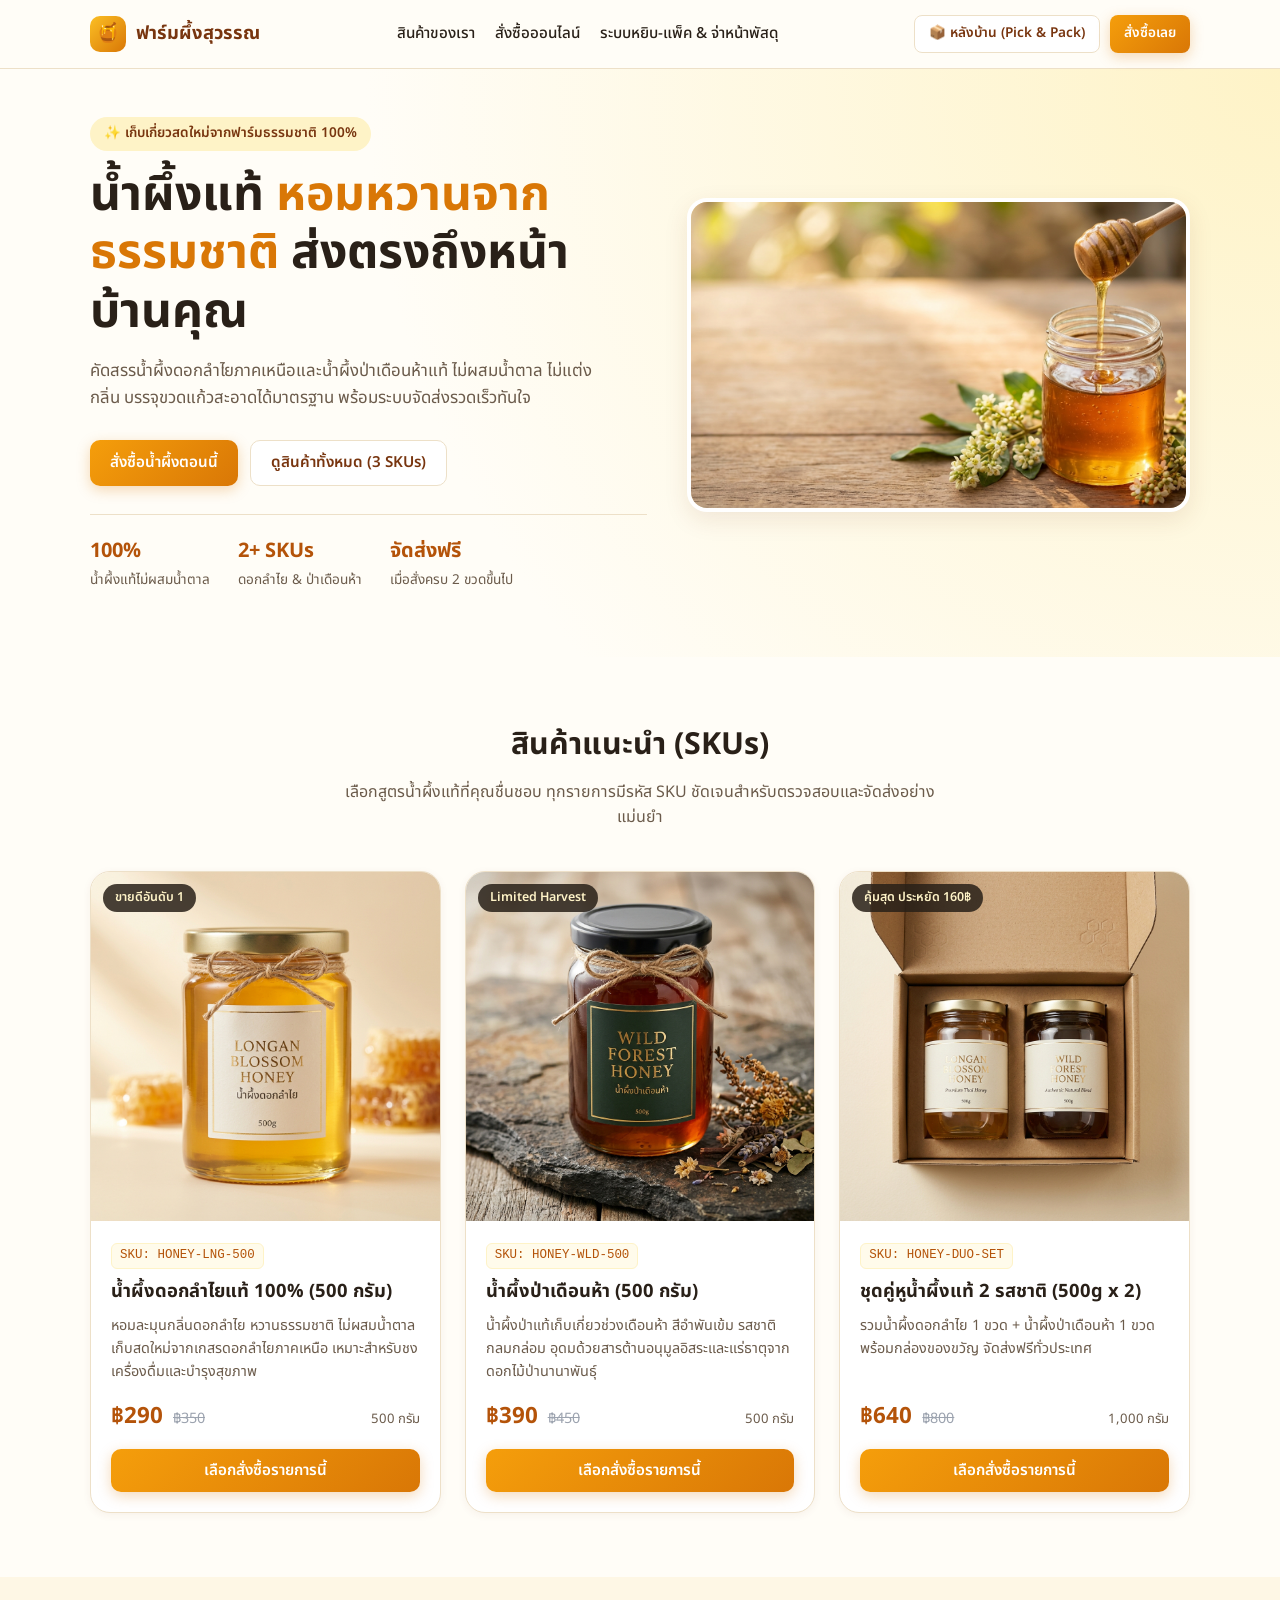
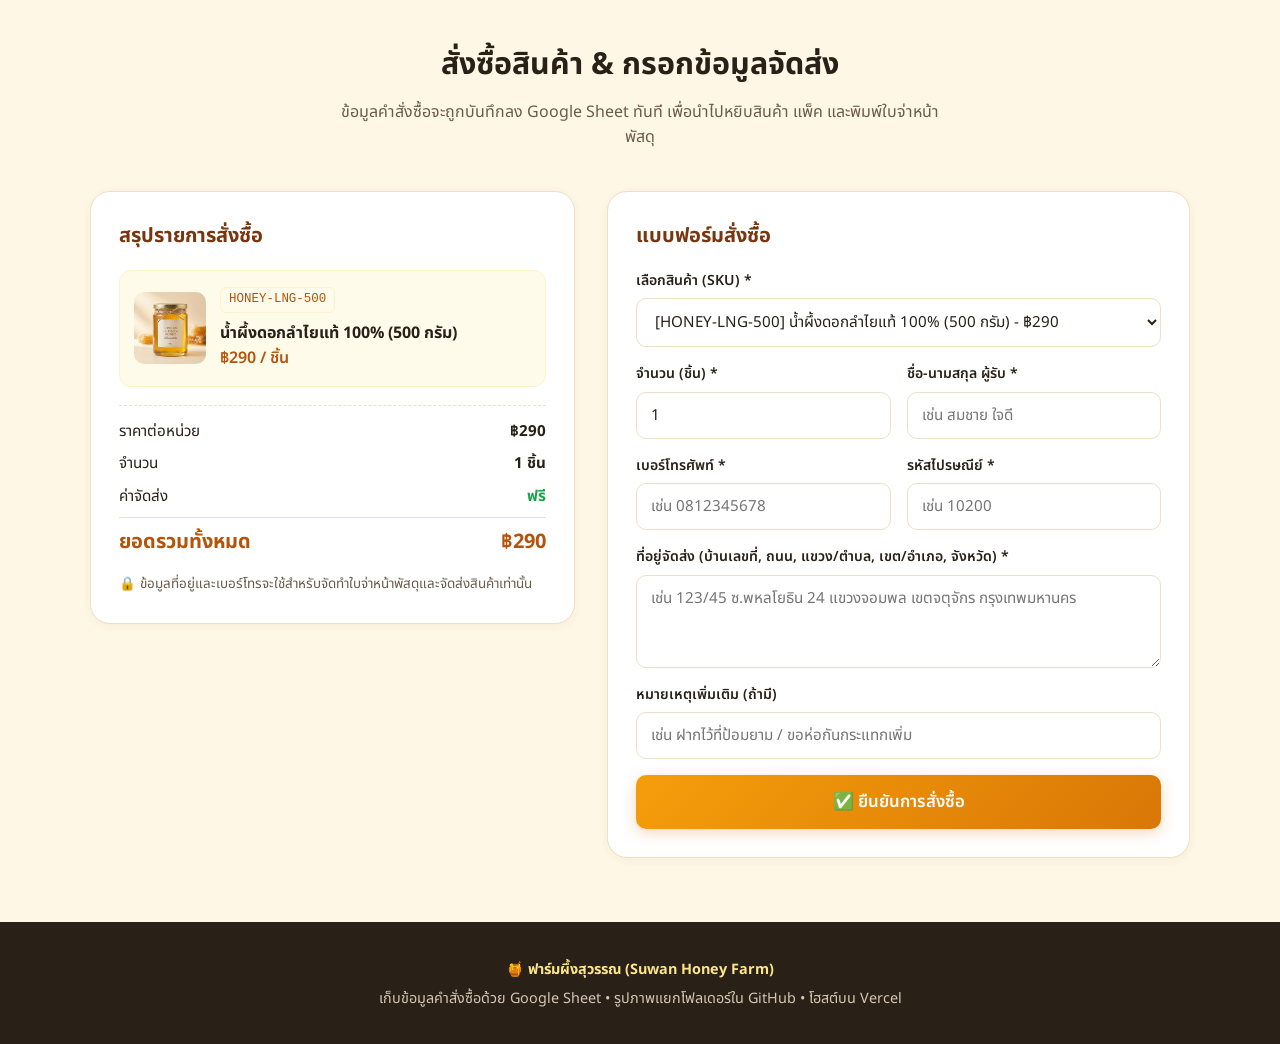
<file: index.html>
<!DOCTYPE html>
<html lang="th">
<head>
  <meta charset="UTF-8" />
  <meta name="viewport" content="width=device-width, initial-scale=1.0" />
  <title>ฟาร์มผึ้งสุวรรณ | น้ำผึ้งแท้ 100% จากธรรมชาติ</title>
  <link rel="preconnect" href="https://fonts.googleapis.com" />
  <link rel="preconnect" href="https://fonts.gstatic.com" crossorigin />
  <link href="https://fonts.googleapis.com/css2?family=Noto+Sans+Thai:wght@400;500;600;700&display=swap" rel="stylesheet" />
  <link rel="stylesheet" href="styles.css" />
</head>
<body>
  <!-- Navbar -->
  <header class="navbar">
    <div class="container navbar-inner">
      <a href="#" class="brand">
        <span class="brand-icon">🍯</span>
        <span>ฟาร์มผึ้งสุวรรณ</span>
      </a>
      <nav class="nav-links">
        <a href="#products">สินค้าของเรา</a>
        <a href="#order">สั่งซื้อออนไลน์</a>
        <a href="fulfillment.html">ระบบหยิบ-แพ็ค &amp; จ่าหน้าพัสดุ</a>
      </nav>
      <div style="display:flex; gap:10px;">
        <a href="fulfillment.html" class="btn btn-outline btn-sm">📦 หลังบ้าน (Pick &amp; Pack)</a>
        <a href="#order" class="btn btn-primary btn-sm">สั่งซื้อเลย</a>
      </div>
    </div>
  </header>

  <!-- Hero Section -->
  <section class="hero">
    <div class="container hero-grid">
      <div>
        <span class="hero-badge">✨ เก็บเกี่ยวสดใหม่จากฟาร์มธรรมชาติ 100%</span>
        <h1>น้ำผึ้งแท้ <span>หอมหวานจากธรรมชาติ</span> ส่งตรงถึงหน้าบ้านคุณ</h1>
        <p>
          คัดสรรน้ำผึ้งดอกลำไยภาคเหนือและน้ำผึ้งป่าเดือนห้าแท้ ไม่ผสมน้ำตาล ไม่แต่งกลิ่น
          บรรจุขวดแก้วสะอาดได้มาตรฐาน พร้อมระบบจัดส่งรวดเร็วทันใจ
        </p>
        <div class="hero-actions">
          <a href="#order" class="btn btn-primary">สั่งซื้อน้ำผึ้งตอนนี้</a>
          <a href="#products" class="btn btn-outline">ดูสินค้าทั้งหมด (3 SKUs)</a>
        </div>
        <div class="hero-stats">
          <div class="stat-item">
            <strong>100%</strong>
            <span>น้ำผึ้งแท้ไม่ผสมน้ำตาล</span>
          </div>
          <div class="stat-item">
            <strong>2+ SKUs</strong>
            <span>ดอกลำไย &amp; ป่าเดือนห้า</span>
          </div>
          <div class="stat-item">
            <strong>จัดส่งฟรี</strong>
            <span>เมื่อสั่งครบ 2 ขวดขึ้นไป</span>
          </div>
        </div>
      </div>

      <div class="hero-image-wrap">
        <img src="images/hero-honey.jpg" alt="น้ำผึ้งแท้ฟาร์มผึ้งสุวรรณ" />
      </div>
    </div>
  </section>

  <!-- Products Section -->
  <section id="products" class="section">
    <div class="container">
      <div class="section-header">
        <h2>สินค้าแนะนำ (SKUs)</h2>
        <p>เลือกสูตรน้ำผึ้งแท้ที่คุณชื่นชอบ ทุกรายการมีรหัส SKU ชัดเจนสำหรับตรวจสอบและจัดส่งอย่างแม่นยำ</p>
      </div>
      <div id="product-list" class="product-grid">
        <!-- Rendered by app.js -->
      </div>
    </div>
  </section>

  <!-- Order Section -->
  <section id="order" class="section section-warm">
    <div class="container">
      <div class="section-header">
        <h2>สั่งซื้อสินค้า &amp; กรอกข้อมูลจัดส่ง</h2>
        <p>ข้อมูลคำสั่งซื้อจะถูกบันทึกลง Google Sheet ทันที เพื่อนำไปหยิบสินค้า แพ็ค และพิมพ์ใบจ่าหน้าพัสดุ</p>
      </div>

      <div class="order-wrapper">
        <!-- Order Summary -->
        <aside class="summary-card">
          <h3>สรุปรายการสั่งซื้อ</h3>
          <div class="selected-preview">
            <img id="preview-img" src="images/sku-longan.jpg" alt="สินค้าที่เลือก" />
            <div>
              <span id="preview-sku" class="sku-tag">HONEY-LNG-500</span>
              <div id="preview-name" style="font-weight:700;">น้ำผึ้งดอกลำไยแท้ 100%</div>
              <div id="preview-unit-price" style="color:var(--amber-700); font-weight:600;">฿290 / ขวด</div>
            </div>
          </div>

          <div class="price-breakdown">
            <div class="price-row">
              <span>ราคาต่อหน่วย</span>
              <strong id="summary-unit">฿290</strong>
            </div>
            <div class="price-row">
              <span>จำนวน</span>
              <strong id="summary-qty">1 ชิ้น</strong>
            </div>
            <div class="price-row">
              <span>ค่าจัดส่ง</span>
              <strong style="color:var(--green-600);">ฟรี</strong>
            </div>
            <div class="price-row price-total">
              <span>ยอดรวมทั้งหมด</span>
              <span id="summary-total">฿290</span>
            </div>
          </div>

          <p style="margin-top:16px; font-size:0.84rem; color:var(--text-muted);">
            🔒 ข้อมูลที่อยู่และเบอร์โทรจะใช้สำหรับจัดทำใบจ่าหน้าพัสดุและจัดส่งสินค้าเท่านั้น
          </p>
        </aside>

        <!-- Order Form -->
        <div class="form-card">
          <h3>แบบฟอร์มสั่งซื้อ</h3>
          <form id="order-form" class="form-grid">
            <div class="form-group full">
              <label for="sku-select">เลือกสินค้า (SKU) *</label>
              <select id="sku-select" required></select>
            </div>

            <div class="form-group">
              <label for="quantity">จำนวน (ชิ้น) *</label>
              <input type="number" id="quantity" min="1" max="50" value="1" required />
            </div>

            <div class="form-group">
              <label for="customerName">ชื่อ-นามสกุล ผู้รับ *</label>
              <input type="text" id="customerName" placeholder="เช่น สมชาย ใจดี" required />
            </div>

            <div class="form-group">
              <label for="phone">เบอร์โทรศัพท์ *</label>
              <input type="tel" id="phone" placeholder="เช่น 0812345678" required />
            </div>

            <div class="form-group">
              <label for="postalCode">รหัสไปรษณีย์ *</label>
              <input type="text" id="postalCode" placeholder="เช่น 10200" maxlength="5" pattern="[0-9]{5}" required />
            </div>

            <div class="form-group full">
              <label for="address">ที่อยู่จัดส่ง (บ้านเลขที่, ถนน, แขวง/ตำบล, เขต/อำเภอ, จังหวัด) *</label>
              <textarea id="address" rows="3" placeholder="เช่น 123/45 ซ.พหลโยธิน 24 แขวงจอมพล เขตจตุจักร กรุงเทพมหานคร" required></textarea>
            </div>

            <div class="form-group full">
              <label for="note">หมายเหตุเพิ่มเติม (ถ้ามี)</label>
              <input type="text" id="note" placeholder="เช่น ฝากไว้ที่ป้อมยาม / ขอห่อกันกระแทกเพิ่ม" />
            </div>

            <div class="form-group full">
              <button type="submit" id="submit-btn" class="btn btn-primary" style="width:100%; padding:14px; font-size:1.05rem;">
                ✅ ยืนยันการสั่งซื้อ
              </button>
            </div>
          </form>

          <div id="order-alert" class="alert"></div>
        </div>
      </div>
    </div>
  </section>

  <!-- Footer -->
  <footer class="footer">
    <div class="container">
      <strong>🍯 ฟาร์มผึ้งสุวรรณ (Suwan Honey Farm)</strong>
      <p>เก็บข้อมูลคำสั่งซื้อด้วย Google Sheet • รูปภาพแยกโฟลเดอร์ใน GitHub • โฮสต์บน Vercel</p>
    </div>
  </footer>

  <script src="config.js"></script>
  <script src="app.js"></script>
</body>
</html>
</file>
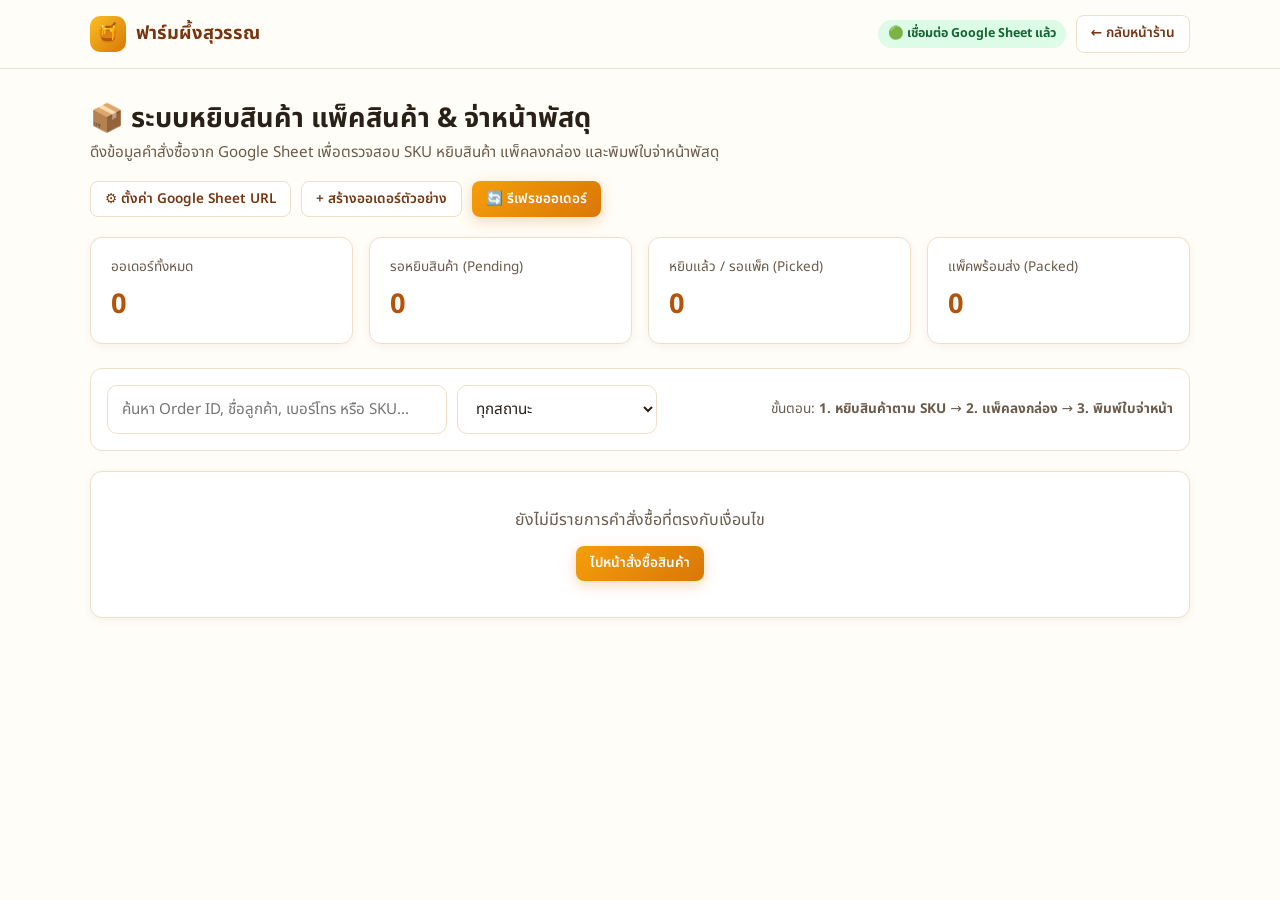
<file: fulfillment.html>
<!DOCTYPE html>
<html lang="th">
<head>
  <meta charset="UTF-8" />
  <meta name="viewport" content="width=device-width, initial-scale=1.0" />
  <title>ระบบหยิบสินค้า แพ็คสินค้า &amp; พิมพ์ใบจ่าหน้าพัสดุ | ฟาร์มผึ้งสุวรรณ</title>
  <link rel="preconnect" href="https://fonts.googleapis.com" />
  <link rel="preconnect" href="https://fonts.gstatic.com" crossorigin />
  <link href="https://fonts.googleapis.com/css2?family=Noto+Sans+Thai:wght@400;500;600;700&display=swap" rel="stylesheet" />
  <link rel="stylesheet" href="styles.css" />
  <style>
    .dashboard-header {
      padding: 28px 0 20px;
      display: flex;
      flex-wrap: wrap;
      justify-content: space-between;
      align-items: center;
      gap: 16px;
    }

    .stats-grid {
      display: grid;
      grid-template-columns: repeat(auto-fit, minmax(180px, 1fr));
      gap: 16px;
      margin-bottom: 24px;
    }

    .stat-card {
      background: #fff;
      border: 1px solid var(--border-warm);
      border-radius: var(--radius-md);
      padding: 16px 20px;
      box-shadow: var(--shadow-sm);
    }

    .stat-card span {
      font-size: 0.85rem;
      color: var(--text-muted);
    }

    .stat-card strong {
      display: block;
      font-size: 1.7rem;
      color: var(--amber-700);
      margin-top: 4px;
    }

    .toolbar {
      background: #fff;
      border: 1px solid var(--border-warm);
      border-radius: var(--radius-md);
      padding: 16px;
      display: flex;
      flex-wrap: wrap;
      gap: 12px;
      align-items: center;
      justify-content: space-between;
      margin-bottom: 20px;
    }

    .toolbar-left {
      display: flex;
      flex-wrap: wrap;
      gap: 10px;
      flex: 1;
    }

    .orders-list {
      display: grid;
      gap: 16px;
      margin-bottom: 48px;
    }

    .order-card {
      background: #fff;
      border: 1px solid var(--border-warm);
      border-radius: var(--radius-md);
      padding: 20px;
      box-shadow: var(--shadow-sm);
      display: grid;
      grid-template-columns: 1.2fr 1.3fr 1fr;
      gap: 20px;
      align-items: center;
    }

    .status-badge {
      display: inline-block;
      padding: 4px 10px;
      border-radius: 999px;
      font-size: 0.78rem;
      font-weight: 700;
    }

    .status-Pending { background: #FEF3C7; color: #92400E; }
    .status-Picked { background: #DBEAFE; color: #1E40AF; }
    .status-Packed { background: #DCFCE7; color: #166534; }
    .status-Shipped { background: #E5E7EB; color: #374151; }

    .pick-box {
      display: flex;
      gap: 12px;
      align-items: center;
      background: var(--amber-50);
      border: 1px solid var(--amber-100);
      padding: 12px;
      border-radius: 10px;
    }

    .pick-box img {
      width: 56px;
      height: 56px;
      border-radius: 8px;
      object-fit: cover;
    }

    .action-stack {
      display: flex;
      flex-direction: column;
      gap: 8px;
    }

    /* Modal */
    .modal-backdrop {
      position: fixed;
      inset: 0;
      background: rgba(0, 0, 0, 0.55);
      display: none;
      align-items: center;
      justify-content: center;
      padding: 20px;
      z-index: 100;
    }

    .modal-backdrop.open {
      display: flex;
    }

    .modal-panel {
      background: #fff;
      border-radius: var(--radius-lg);
      max-width: 640px;
      width: 100%;
      max-height: 92vh;
      overflow-y: auto;
      padding: 24px;
      box-shadow: var(--shadow-md);
    }

    /* Shipping Label */
    .shipping-label {
      border: 2px solid #111827;
      border-radius: 8px;
      padding: 20px;
      background: #fff;
      color: #111827;
      margin: 16px 0;
    }

    .label-header {
      display: flex;
      justify-content: space-between;
      align-items: center;
      border-bottom: 2px solid #111827;
      padding-bottom: 10px;
      margin-bottom: 14px;
    }

    .label-section {
      margin-bottom: 14px;
      padding-bottom: 12px;
      border-bottom: 1px dashed #9CA3AF;
    }

    .label-receiver {
      background: #F9FAFB;
      border: 1.5px solid #111827;
      padding: 14px;
      border-radius: 6px;
      margin-bottom: 14px;
    }

    .label-items-table {
      width: 100%;
      border-collapse: collapse;
      font-size: 0.9rem;
    }

    .label-items-table th,
    .label-items-table td {
      border: 1px solid #D1D5DB;
      padding: 8px;
      text-align: left;
    }

    .label-items-table th {
      background: #F3F4F6;
    }

    @media (max-width: 860px) {
      .order-card {
        grid-template-columns: 1fr;
      }
    }

    @media print {
      body * {
        visibility: hidden;
      }
      #print-area,
      #print-area * {
        visibility: visible;
      }
      #print-area {
        position: absolute;
        left: 0;
        top: 0;
        width: 100%;
        border: 2px solid #000;
      }
      .no-print {
        display: none !important;
      }
    }
  </style>
</head>
<body>
  <header class="navbar no-print">
    <div class="container navbar-inner">
      <a href="index.html" class="brand">
        <span class="brand-icon">🍯</span>
        <span>ฟาร์มผึ้งสุวรรณ</span>
      </a>
      <div style="display:flex; gap:10px; align-items:center;">
        <span id="connection-pill" class="status-badge status-Pending">โหมดทดสอบ (Local)</span>
        <a href="index.html" class="btn btn-outline btn-sm">← กลับหน้าร้าน</a>
      </div>
    </div>
  </header>

  <main class="container no-print">
    <div class="dashboard-header">
      <div>
        <h1 style="font-size:1.7rem;">📦 ระบบหยิบสินค้า แพ็คสินค้า &amp; จ่าหน้าพัสดุ</h1>
        <p style="color:var(--text-muted); font-size:0.95rem;">
          ดึงข้อมูลคำสั่งซื้อจาก Google Sheet เพื่อตรวจสอบ SKU หยิบสินค้า แพ็คลงกล่อง และพิมพ์ใบจ่าหน้าพัสดุ
        </p>
      </div>
      <div style="display:flex; gap:10px; flex-wrap:wrap;">
        <button id="config-btn" class="btn btn-outline btn-sm">⚙️ ตั้งค่า Google Sheet URL</button>
        <button id="seed-demo-btn" class="btn btn-outline btn-sm">+ สร้างออเดอร์ตัวอย่าง</button>
        <button id="refresh-btn" class="btn btn-primary btn-sm">🔄 รีเฟรชออเดอร์</button>
      </div>
    </div>

    <!-- Stats -->
    <div class="stats-grid">
      <div class="stat-card">
        <span>ออเดอร์ทั้งหมด</span>
        <strong id="stat-total">0</strong>
      </div>
      <div class="stat-card">
        <span>รอหยิบสินค้า (Pending)</span>
        <strong id="stat-pending">0</strong>
      </div>
      <div class="stat-card">
        <span>หยิบแล้ว / รอแพ็ค (Picked)</span>
        <strong id="stat-picked">0</strong>
      </div>
      <div class="stat-card">
        <span>แพ็คพร้อมส่ง (Packed)</span>
        <strong id="stat-packed">0</strong>
      </div>
    </div>

    <!-- Toolbar -->
    <div class="toolbar">
      <div class="toolbar-left">
        <input type="text" id="search-input" placeholder="ค้นหา Order ID, ชื่อลูกค้า, เบอร์โทร หรือ SKU..." style="max-width:340px;" />
        <select id="status-filter" style="max-width:200px;">
          <option value="ALL">ทุกสถานะ</option>
          <option value="Pending">Pending (รอหยิบ)</option>
          <option value="Picked">Picked (หยิบแล้ว)</option>
          <option value="Packed">Packed (แพ็คแล้ว)</option>
          <option value="Shipped">Shipped (จัดส่งแล้ว)</option>
        </select>
      </div>
      <div style="font-size:0.85rem; color:var(--text-muted);">
        ขั้นตอน: <strong>1. หยิบสินค้าตาม SKU</strong> → <strong>2. แพ็คลงกล่อง</strong> → <strong>3. พิมพ์ใบจ่าหน้า</strong>
      </div>
    </div>

    <!-- Orders -->
    <div id="orders-container" class="orders-list"></div>
  </main>

  <!-- Shipping Label Modal -->
  <div id="label-modal" class="modal-backdrop">
    <div class="modal-panel">
      <div class="no-print" style="display:flex; justify-content:space-between; align-items:center;">
        <h3>🏷️ ตัวอย่างใบจ่าหน้าพัสดุ (Shipping Label)</h3>
        <button id="close-label-modal" class="btn btn-outline btn-sm">✕ ปิด</button>
      </div>

      <div id="print-area" class="shipping-label">
        <div class="label-header">
          <div>
            <strong style="font-size:1.1rem;">📦 ใบจ่าหน้าพัสดุ / PACKING SLIP</strong>
            <div style="font-size:0.82rem; color:#4B5563;" id="lbl-date">-</div>
          </div>
          <div style="text-align:right;">
            <div style="font-size:0.75rem; color:#4B5563;">ORDER ID</div>
            <strong id="lbl-order-id" style="font-family:monospace; font-size:1rem;">-</strong>
          </div>
        </div>

        <div class="label-section">
          <div style="font-size:0.8rem; font-weight:700; color:#4B5563; margin-bottom:4px;">ผู้ส่ง (FROM):</div>
          <div id="lbl-sender-name" style="font-weight:700;"></div>
          <div id="lbl-sender-address" style="font-size:0.9rem;"></div>
          <div id="lbl-sender-phone" style="font-size:0.9rem;"></div>
        </div>

        <div class="label-receiver">
          <div style="font-size:0.82rem; font-weight:700; color:#111827; margin-bottom:4px;">ผู้รับ (TO):</div>
          <div id="lbl-recv-name" style="font-size:1.15rem; font-weight:700;"></div>
          <div id="lbl-recv-phone" style="font-size:1rem; font-weight:600; margin:2px 0;"></div>
          <div id="lbl-recv-address" style="font-size:0.95rem; margin-top:4px;"></div>
          <div style="margin-top:6px; font-size:1.05rem;">
            รหัสไปรษณีย์: <strong id="lbl-recv-zip" style="letter-spacing:2px; font-size:1.2rem;"></strong>
          </div>
        </div>

        <div>
          <div style="font-size:0.82rem; font-weight:700; margin-bottom:6px;">รายการสินค้าในกล่อง (สำหรับตรวจสอบก่อนปิดกล่อง):</div>
          <table class="label-items-table">
            <thead>
              <tr>
                <th>รหัส SKU</th>
                <th>รายการสินค้า</th>
                <th style="text-align:center;">จำนวน</th>
                <th style="text-align:right;">ยอดรวม</th>
              </tr>
            </thead>
            <tbody>
              <tr>
                <td id="lbl-sku" style="font-family:monospace; font-weight:700;"></td>
                <td id="lbl-product"></td>
                <td id="lbl-qty" style="text-align:center; font-weight:700;"></td>
                <td id="lbl-total" style="text-align:right;"></td>
              </tr>
            </tbody>
          </table>
          <div id="lbl-note" style="margin-top:8px; font-size:0.85rem; color:#374151;"></div>
        </div>
      </div>

      <div class="no-print" style="display:flex; gap:10px; justify-content:flex-end;">
        <button id="print-label-btn" class="btn btn-primary">🖨️ พิมพ์ใบจ่าหน้า / Save PDF</button>
      </div>
    </div>
  </div>

  <!-- Google Script URL Modal -->
  <div id="config-modal" class="modal-backdrop no-print">
    <div class="modal-panel" style="max-width:520px;">
      <div style="display:flex; justify-content:space-between; align-items:center; margin-bottom:14px;">
        <h3>⚙️ ตั้งค่าการเชื่อมต่อ Google Sheet</h3>
        <button id="close-config-modal" class="btn btn-outline btn-sm">✕</button>
      </div>
      <p style="font-size:0.9rem; color:var(--text-muted); margin-bottom:12px;">
        วาง Web App URL ที่ได้จากการ Deploy Google Apps Script (ลงท้ายด้วย <code>/exec</code>)
      </p>
      <input type="url" id="script-url-input" placeholder="https://script.google.com/macros/s/.../exec" style="margin-bottom:14px;" />
      <div style="display:flex; gap:10px; justify-content:flex-end;">
        <button id="clear-config-btn" class="btn btn-outline btn-sm">ล้างค่า (ใช้โหมดทดสอบ)</button>
        <button id="save-config-btn" class="btn btn-primary btn-sm">บันทึกและโหลดข้อมูล</button>
      </div>
    </div>
  </div>

  <script src="config.js"></script>
  <script src="fulfillment.js"></script>
</body>
</html>
</file>
<file: styles.css>
:root {
  --bg-cream: #FFFDF7;
  --bg-warm: #FEF7E5;
  --bg-card: #FFFFFF;
  --amber-50: #FFFBEB;
  --amber-100: #FEF3C7;
  --amber-400: #FBBF24;
  --amber-500: #F59E0B;
  --amber-600: #D97706;
  --amber-700: #B45309;
  --amber-900: #78350F;
  --text-dark: #292018;
  --text-muted: #6B5B4B;
  --border-warm: #EDE0C8;
  --green-600: #16A34A;
  --green-100: #DCFCE7;
  --blue-600: #2563EB;
  --blue-100: #DBEAFE;
  --shadow-sm: 0 2px 8px rgba(120, 53, 15, 0.06);
  --shadow-md: 0 8px 24px rgba(120, 53, 15, 0.10);
  --radius-md: 12px;
  --radius-lg: 20px;
}

* {
  box-sizing: border-box;
  margin: 0;
  padding: 0;
}

html {
  scroll-behavior: smooth;
}

body {
  font-family: 'Noto Sans Thai', 'Inter', system-ui, -apple-system, sans-serif;
  background-color: var(--bg-cream);
  color: var(--text-dark);
  line-height: 1.6;
}

a {
  color: inherit;
  text-decoration: none;
}

.container {
  max-width: 1140px;
  margin: 0 auto;
  padding: 0 20px;
}

/* Navbar */
.navbar {
  position: sticky;
  top: 0;
  z-index: 50;
  background: rgba(255, 253, 247, 0.92);
  backdrop-filter: blur(10px);
  border-bottom: 1px solid var(--border-warm);
}

.navbar-inner {
  display: flex;
  align-items: center;
  justify-content: space-between;
  height: 68px;
  gap: 16px;
}

.brand {
  display: flex;
  align-items: center;
  gap: 10px;
  font-weight: 700;
  font-size: 1.15rem;
  color: var(--amber-900);
}

.brand-icon {
  width: 36px;
  height: 36px;
  border-radius: 10px;
  background: linear-gradient(135deg, var(--amber-400), var(--amber-600));
  display: grid;
  place-items: center;
  color: #fff;
  font-size: 1.2rem;
}

.nav-links {
  display: flex;
  align-items: center;
  gap: 20px;
  font-size: 0.95rem;
  font-weight: 500;
}

.nav-links a:hover {
  color: var(--amber-600);
}

.btn {
  display: inline-flex;
  align-items: center;
  justify-content: center;
  gap: 8px;
  padding: 10px 20px;
  border-radius: 10px;
  font-weight: 600;
  font-size: 0.95rem;
  cursor: pointer;
  border: none;
  transition: transform 0.15s ease, box-shadow 0.15s ease, background-color 0.15s ease;
  font-family: inherit;
}

.btn:active {
  transform: translateY(1px);
}

.btn-primary {
  background: linear-gradient(135deg, var(--amber-500), var(--amber-600));
  color: #fff;
  box-shadow: 0 4px 14px rgba(217, 119, 6, 0.28);
}

.btn-primary:hover {
  background: linear-gradient(135deg, var(--amber-600), var(--amber-700));
}

.btn-outline {
  background: #fff;
  color: var(--amber-900);
  border: 1.5px solid var(--border-warm);
}

.btn-outline:hover {
  border-color: var(--amber-500);
  background: var(--amber-50);
}

.btn-sm {
  padding: 7px 14px;
  font-size: 0.85rem;
  border-radius: 8px;
}

/* Hero */
.hero {
  padding: 48px 0 64px;
  background: radial-gradient(circle at top right, #FEF3C7 0%, var(--bg-cream) 65%);
}

.hero-grid {
  display: grid;
  grid-template-columns: 1.05fr 0.95fr;
  gap: 40px;
  align-items: center;
}

.hero-badge {
  display: inline-flex;
  align-items: center;
  gap: 6px;
  background: var(--amber-100);
  color: var(--amber-900);
  padding: 6px 14px;
  border-radius: 999px;
  font-size: 0.85rem;
  font-weight: 600;
  margin-bottom: 16px;
}

.hero h1 {
  font-size: clamp(2rem, 4vw, 3rem);
  line-height: 1.22;
  color: var(--text-dark);
  margin-bottom: 16px;
}

.hero h1 span {
  color: var(--amber-600);
}

.hero p {
  font-size: 1.05rem;
  color: var(--text-muted);
  margin-bottom: 28px;
  max-width: 520px;
}

.hero-actions {
  display: flex;
  flex-wrap: wrap;
  gap: 12px;
  margin-bottom: 28px;
}

.hero-stats {
  display: flex;
  gap: 28px;
  padding-top: 20px;
  border-top: 1px solid var(--border-warm);
}

.stat-item strong {
  display: block;
  font-size: 1.25rem;
  color: var(--amber-700);
}

.stat-item span {
  font-size: 0.85rem;
  color: var(--text-muted);
}

.hero-image-wrap {
  position: relative;
  border-radius: var(--radius-lg);
  overflow: hidden;
  box-shadow: var(--shadow-md);
  border: 4px solid #fff;
  aspect-ratio: 16 / 10;
  background: var(--amber-100);
}

.hero-image-wrap img {
  width: 100%;
  height: 100%;
  object-fit: cover;
  display: block;
}

/* Section */
.section {
  padding: 64px 0;
}

.section-warm {
  background: var(--bg-warm);
}

.section-header {
  text-align: center;
  max-width: 620px;
  margin: 0 auto 40px;
}

.section-header h2 {
  font-size: 1.9rem;
  margin-bottom: 10px;
  color: var(--text-dark);
}

.section-header p {
  color: var(--text-muted);
}

/* Product Grid */
.product-grid {
  display: grid;
  grid-template-columns: repeat(auto-fit, minmax(290px, 1fr));
  gap: 24px;
}

.product-card {
  background: var(--bg-card);
  border: 1px solid var(--border-warm);
  border-radius: var(--radius-lg);
  overflow: hidden;
  box-shadow: var(--shadow-sm);
  display: flex;
  flex-direction: column;
  transition: transform 0.2s ease, box-shadow 0.2s ease;
}

.product-card:hover {
  transform: translateY(-4px);
  box-shadow: var(--shadow-md);
}

.product-img-box {
  position: relative;
  aspect-ratio: 1 / 1;
  background: var(--amber-50);
  overflow: hidden;
}

.product-img-box img {
  width: 100%;
  height: 100%;
  object-fit: cover;
  display: block;
}

.product-badge {
  position: absolute;
  top: 12px;
  left: 12px;
  background: rgba(41, 32, 24, 0.85);
  color: #FEF3C7;
  padding: 4px 12px;
  border-radius: 999px;
  font-size: 0.78rem;
  font-weight: 600;
}

.sku-tag {
  display: inline-block;
  font-family: monospace;
  font-size: 0.78rem;
  background: var(--amber-50);
  color: var(--amber-700);
  border: 1px solid var(--amber-100);
  padding: 2px 8px;
  border-radius: 6px;
  margin-bottom: 8px;
}

.product-body {
  padding: 20px;
  display: flex;
  flex-direction: column;
  flex: 1;
}

.product-title {
  font-size: 1.15rem;
  font-weight: 700;
  margin-bottom: 8px;
}

.product-desc {
  font-size: 0.9rem;
  color: var(--text-muted);
  margin-bottom: 16px;
  flex: 1;
}

.product-meta {
  display: flex;
  justify-content: space-between;
  align-items: baseline;
  margin-bottom: 14px;
}

.price-now {
  font-size: 1.4rem;
  font-weight: 700;
  color: var(--amber-700);
}

.price-old {
  font-size: 0.9rem;
  color: #9CA3AF;
  text-decoration: line-through;
  margin-left: 6px;
}

/* Order Form */
.order-wrapper {
  display: grid;
  grid-template-columns: 1fr 1.2fr;
  gap: 32px;
  align-items: start;
}

.summary-card,
.form-card {
  background: #fff;
  border: 1px solid var(--border-warm);
  border-radius: var(--radius-lg);
  padding: 28px;
  box-shadow: var(--shadow-sm);
}

.summary-card h3,
.form-card h3 {
  font-size: 1.25rem;
  margin-bottom: 18px;
  color: var(--amber-900);
}

.selected-preview {
  display: flex;
  gap: 14px;
  align-items: center;
  padding: 14px;
  background: var(--amber-50);
  border-radius: var(--radius-md);
  border: 1px solid var(--amber-100);
  margin-bottom: 18px;
}

.selected-preview img {
  width: 72px;
  height: 72px;
  border-radius: 10px;
  object-fit: cover;
}

.price-breakdown {
  border-top: 1px dashed var(--border-warm);
  padding-top: 14px;
  margin-top: 14px;
  display: grid;
  gap: 8px;
  font-size: 0.95rem;
}

.price-row {
  display: flex;
  justify-content: space-between;
}

.price-total {
  font-size: 1.25rem;
  font-weight: 700;
  color: var(--amber-700);
  padding-top: 8px;
  border-top: 1px solid var(--border-warm);
}

.form-grid {
  display: grid;
  grid-template-columns: 1fr 1fr;
  gap: 16px;
}

.form-group {
  display: flex;
  flex-direction: column;
  gap: 6px;
}

.form-group.full {
  grid-column: 1 / -1;
}

label {
  font-size: 0.88rem;
  font-weight: 600;
  color: var(--text-dark);
}

input,
select,
textarea {
  width: 100%;
  padding: 11px 14px;
  border: 1.5px solid var(--border-warm);
  border-radius: 10px;
  font-family: inherit;
  font-size: 0.95rem;
  background: #fff;
  color: var(--text-dark);
  transition: border-color 0.15s ease;
}

input:focus,
select:focus,
textarea:focus {
  outline: none;
  border-color: var(--amber-500);
}

.alert {
  padding: 14px 16px;
  border-radius: 10px;
  font-size: 0.92rem;
  margin-top: 16px;
  display: none;
}

.alert.show {
  display: block;
}

.alert-success {
  background: var(--green-100);
  color: #166534;
  border: 1px solid #86EFAC;
}

.alert-info {
  background: var(--amber-50);
  color: var(--amber-900);
  border: 1px solid var(--amber-400);
}

/* Footer */
.footer {
  background: #292018;
  color: #FDE68A;
  padding: 36px 0;
  text-align: center;
  font-size: 0.9rem;
}

.footer p {
  color: #D6C7B2;
  margin-top: 6px;
}

/* Responsive */
@media (max-width: 860px) {
  .hero-grid,
  .order-wrapper {
    grid-template-columns: 1fr;
  }

  .nav-links {
    display: none;
  }

  .form-grid {
    grid-template-columns: 1fr;
  }
}
</file>
